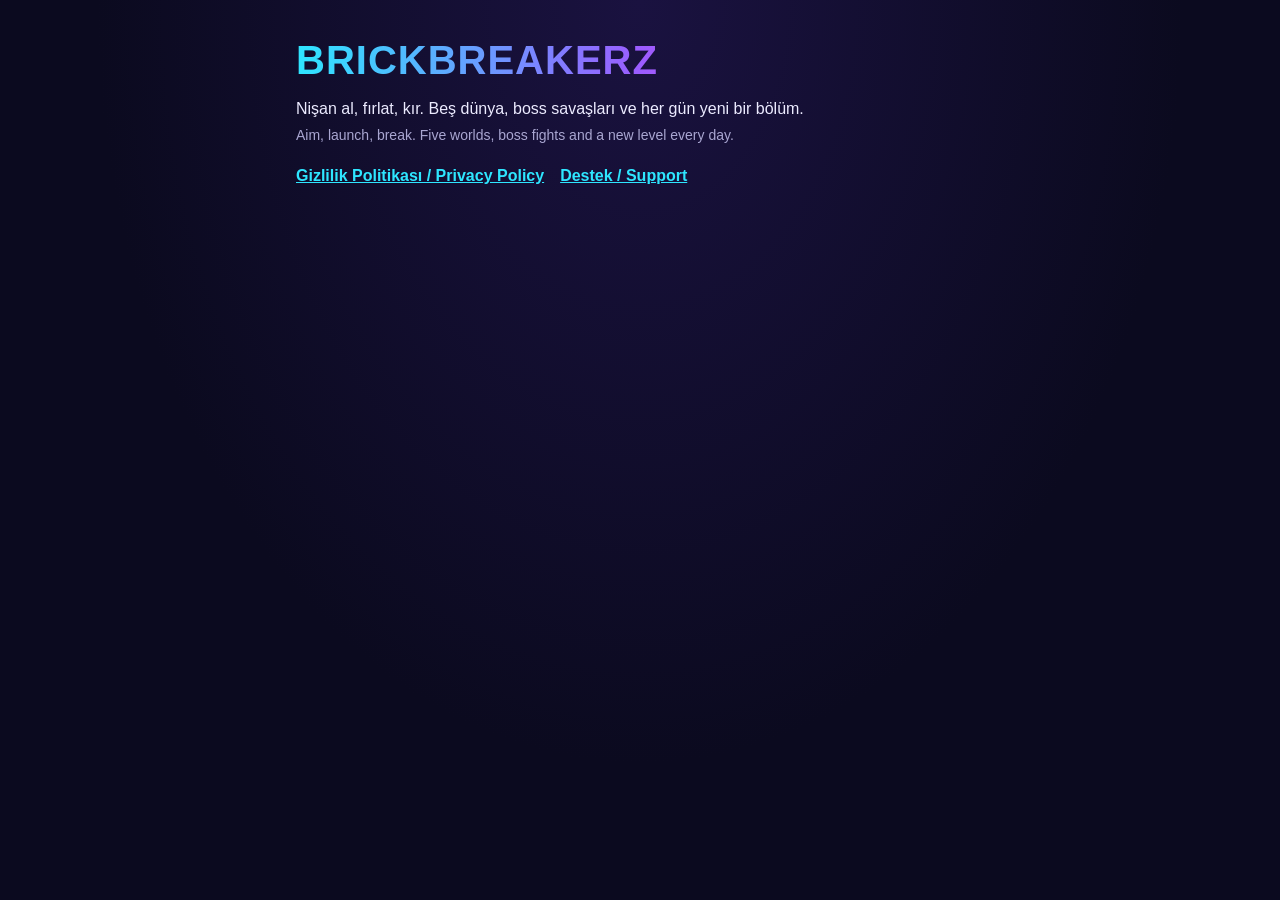
<file: index.html>
<!doctype html>
<html lang="tr">
<head>
<meta charset="utf-8">
<meta name="viewport" content="width=device-width, initial-scale=1">
<title>BrickBreakerz</title>
<link rel="stylesheet" href="style.css">
</head>
<body>
<main>
  <div class="logo">BRICKBREAKERZ</div>
  <p>Nişan al, fırlat, kır. Beş dünya, boss savaşları ve her gün yeni bir bölüm.<br>
  <span class="muted">Aim, launch, break. Five worlds, boss fights and a new level every day.</span></p>
  <nav><a href="privacy.html">Gizlilik Politikası / Privacy Policy</a><a href="support.html">Destek / Support</a></nav>
</main>
</body>
</html>
</file>
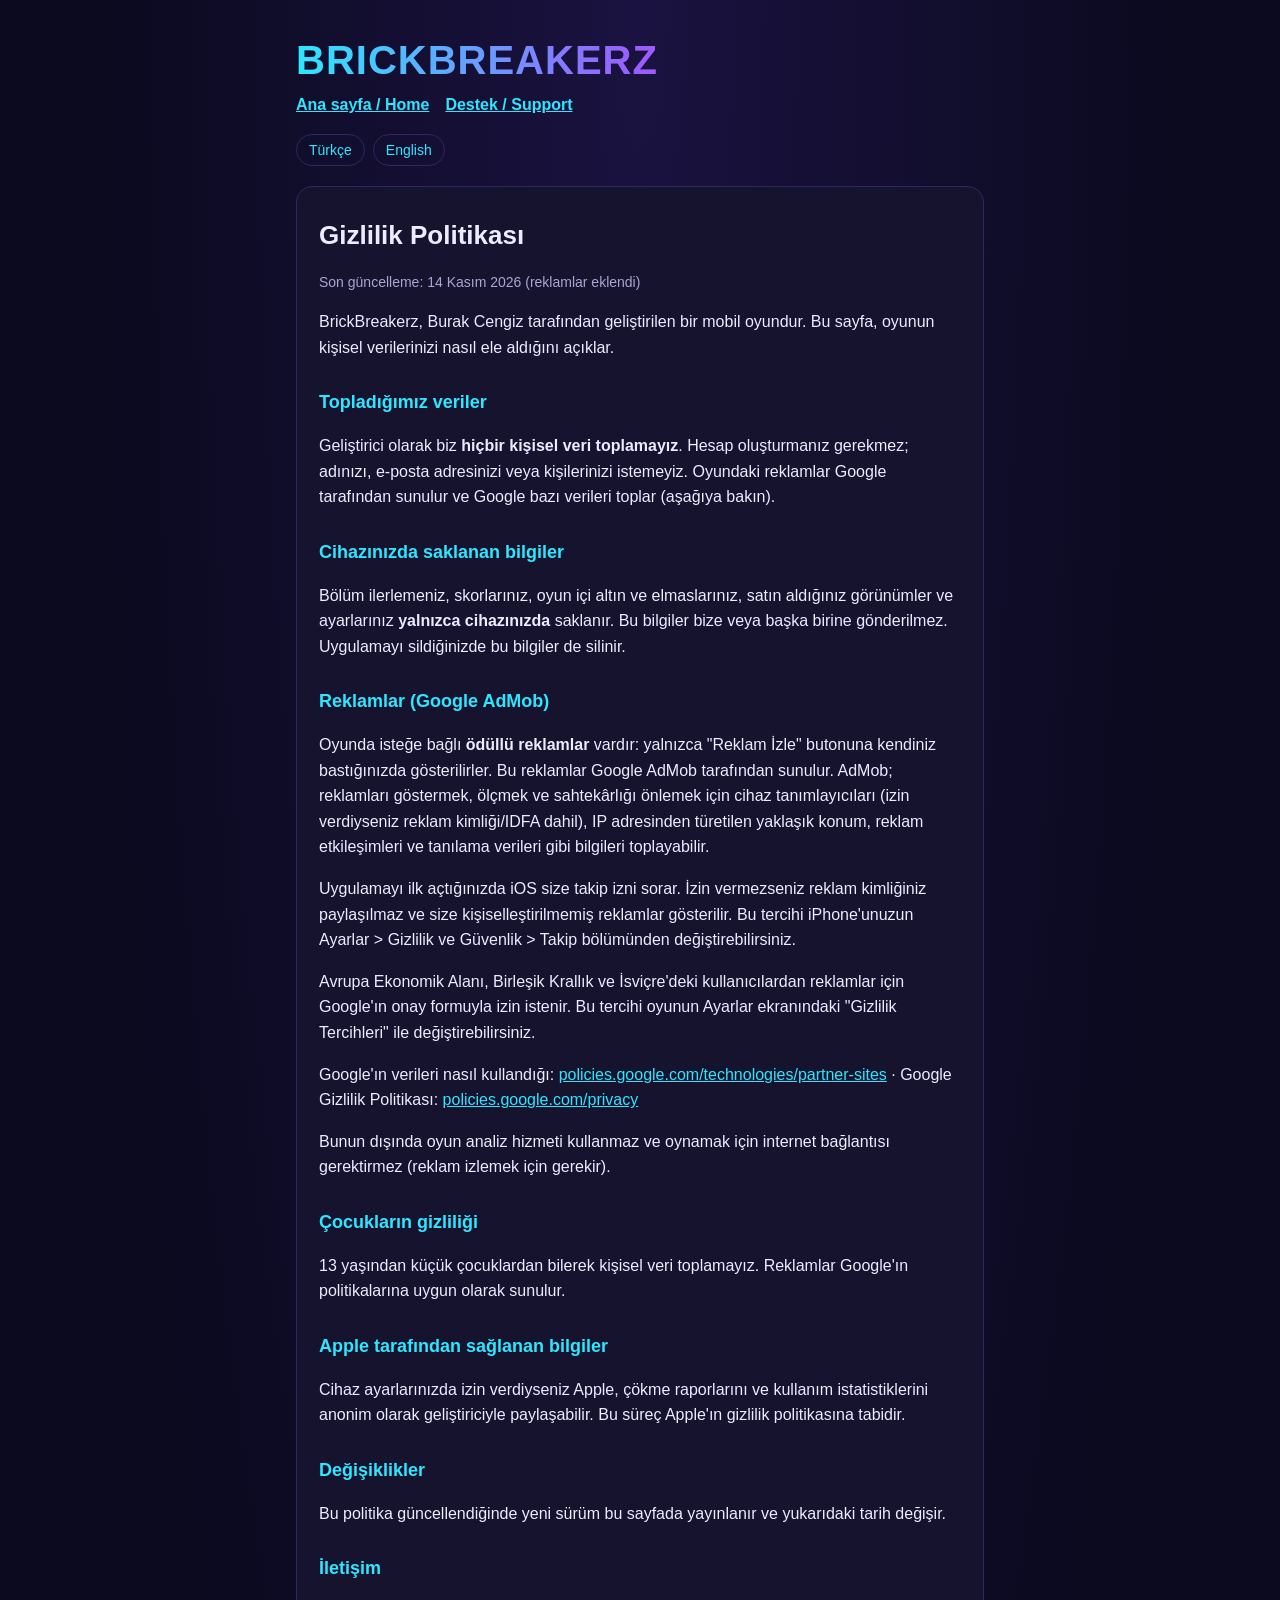
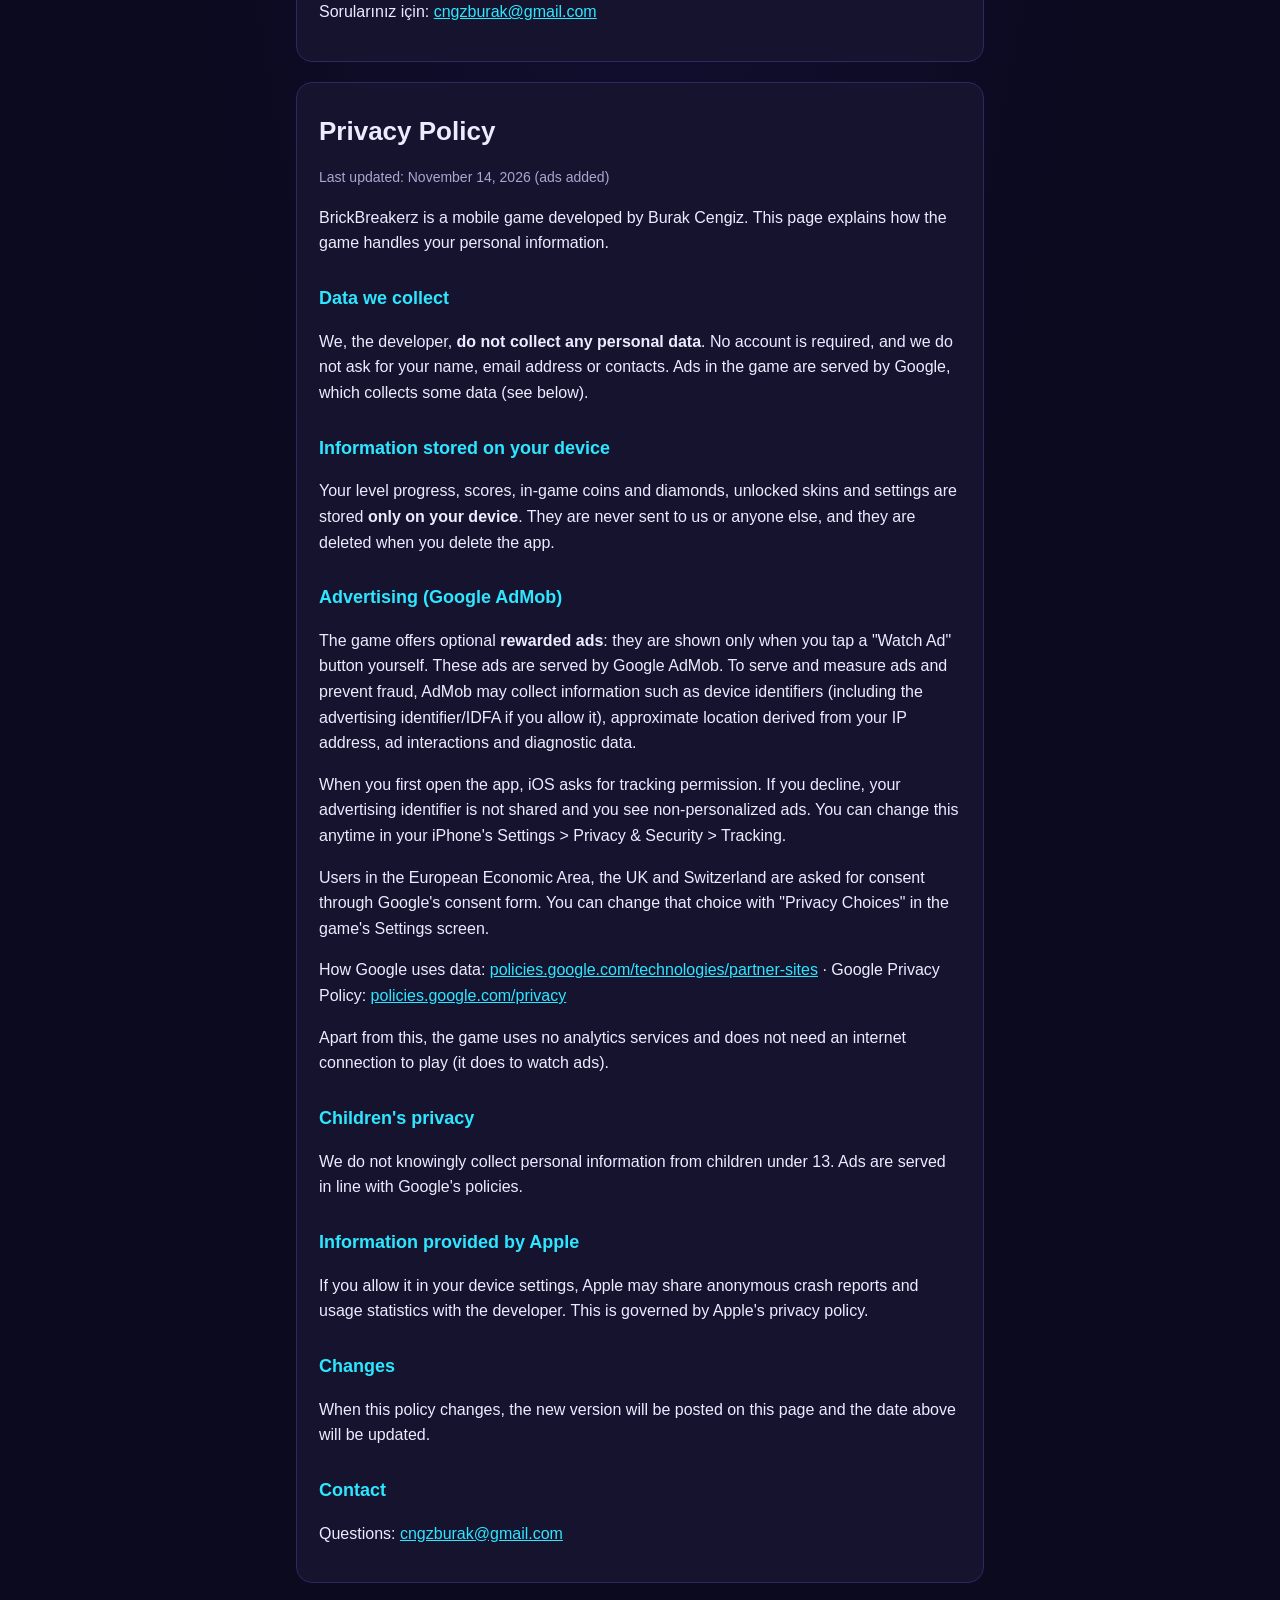
<file: privacy.html>
<!doctype html>
<html lang="tr">
<head>
<meta charset="utf-8">
<meta name="viewport" content="width=device-width, initial-scale=1">
<title>BrickBreakerz – Gizlilik Politikası / Privacy Policy</title>
<link rel="stylesheet" href="style.css">
</head>
<body>
<main>
  <div class="logo">BRICKBREAKERZ</div>
  <nav><a href="index.html">Ana sayfa / Home</a><a href="support.html">Destek / Support</a></nav>
  <div class="lang"><a href="#tr">Türkçe</a><a href="#en">English</a></div>

  <section id="tr" class="card">
    <h1>Gizlilik Politikası</h1>
    <p class="muted">Son güncelleme: 14 Kasım 2026 (reklamlar eklendi)</p>

    <p>BrickBreakerz, Burak Cengiz tarafından geliştirilen bir mobil oyundur. Bu sayfa, oyunun kişisel verilerinizi nasıl ele aldığını açıklar.</p>

    <h2>Topladığımız veriler</h2>
    <p>Geliştirici olarak biz <strong>hiçbir kişisel veri toplamayız</strong>. Hesap oluşturmanız gerekmez; adınızı, e-posta adresinizi veya kişilerinizi istemeyiz. Oyundaki reklamlar Google tarafından sunulur ve Google bazı verileri toplar (aşağıya bakın).</p>

    <h2>Cihazınızda saklanan bilgiler</h2>
    <p>Bölüm ilerlemeniz, skorlarınız, oyun içi altın ve elmaslarınız, satın aldığınız görünümler ve ayarlarınız <strong>yalnızca cihazınızda</strong> saklanır. Bu bilgiler bize veya başka birine gönderilmez. Uygulamayı sildiğinizde bu bilgiler de silinir.</p>

    <h2>Reklamlar (Google AdMob)</h2>
    <p>Oyunda isteğe bağlı <strong>ödüllü reklamlar</strong> vardır: yalnızca "Reklam İzle" butonuna kendiniz bastığınızda gösterilirler. Bu reklamlar Google AdMob tarafından sunulur. AdMob; reklamları göstermek, ölçmek ve sahtekârlığı önlemek için cihaz tanımlayıcıları (izin verdiyseniz reklam kimliği/IDFA dahil), IP adresinden türetilen yaklaşık konum, reklam etkileşimleri ve tanılama verileri gibi bilgileri toplayabilir.</p>
    <p>Uygulamayı ilk açtığınızda iOS size takip izni sorar. İzin vermezseniz reklam kimliğiniz paylaşılmaz ve size kişiselleştirilmemiş reklamlar gösterilir. Bu tercihi iPhone'unuzun Ayarlar &gt; Gizlilik ve Güvenlik &gt; Takip bölümünden değiştirebilirsiniz.</p>
    <p>Avrupa Ekonomik Alanı, Birleşik Krallık ve İsviçre'deki kullanıcılardan reklamlar için Google'ın onay formuyla izin istenir. Bu tercihi oyunun Ayarlar ekranındaki "Gizlilik Tercihleri" ile değiştirebilirsiniz.</p>
    <p>Google'ın verileri nasıl kullandığı: <a href="https://policies.google.com/technologies/partner-sites">policies.google.com/technologies/partner-sites</a> · Google Gizlilik Politikası: <a href="https://policies.google.com/privacy">policies.google.com/privacy</a></p>
    <p>Bunun dışında oyun analiz hizmeti kullanmaz ve oynamak için internet bağlantısı gerektirmez (reklam izlemek için gerekir).</p>

    <h2>Çocukların gizliliği</h2>
    <p>13 yaşından küçük çocuklardan bilerek kişisel veri toplamayız. Reklamlar Google'ın politikalarına uygun olarak sunulur.</p>

    <h2>Apple tarafından sağlanan bilgiler</h2>
    <p>Cihaz ayarlarınızda izin verdiyseniz Apple, çökme raporlarını ve kullanım istatistiklerini anonim olarak geliştiriciyle paylaşabilir. Bu süreç Apple'ın gizlilik politikasına tabidir.</p>

    <h2>Değişiklikler</h2>
    <p>Bu politika güncellendiğinde yeni sürüm bu sayfada yayınlanır ve yukarıdaki tarih değişir.</p>

    <h2>İletişim</h2>
    <p>Sorularınız için: <a href="mailto:cngzburak@gmail.com">cngzburak@gmail.com</a></p>
  </section>

  <section id="en" class="card">
    <h1>Privacy Policy</h1>
    <p class="muted">Last updated: November 14, 2026 (ads added)</p>

    <p>BrickBreakerz is a mobile game developed by Burak Cengiz. This page explains how the game handles your personal information.</p>

    <h2>Data we collect</h2>
    <p>We, the developer, <strong>do not collect any personal data</strong>. No account is required, and we do not ask for your name, email address or contacts. Ads in the game are served by Google, which collects some data (see below).</p>

    <h2>Information stored on your device</h2>
    <p>Your level progress, scores, in-game coins and diamonds, unlocked skins and settings are stored <strong>only on your device</strong>. They are never sent to us or anyone else, and they are deleted when you delete the app.</p>

    <h2>Advertising (Google AdMob)</h2>
    <p>The game offers optional <strong>rewarded ads</strong>: they are shown only when you tap a "Watch Ad" button yourself. These ads are served by Google AdMob. To serve and measure ads and prevent fraud, AdMob may collect information such as device identifiers (including the advertising identifier/IDFA if you allow it), approximate location derived from your IP address, ad interactions and diagnostic data.</p>
    <p>When you first open the app, iOS asks for tracking permission. If you decline, your advertising identifier is not shared and you see non-personalized ads. You can change this anytime in your iPhone's Settings &gt; Privacy &amp; Security &gt; Tracking.</p>
    <p>Users in the European Economic Area, the UK and Switzerland are asked for consent through Google's consent form. You can change that choice with "Privacy Choices" in the game's Settings screen.</p>
    <p>How Google uses data: <a href="https://policies.google.com/technologies/partner-sites">policies.google.com/technologies/partner-sites</a> · Google Privacy Policy: <a href="https://policies.google.com/privacy">policies.google.com/privacy</a></p>
    <p>Apart from this, the game uses no analytics services and does not need an internet connection to play (it does to watch ads).</p>

    <h2>Children's privacy</h2>
    <p>We do not knowingly collect personal information from children under 13. Ads are served in line with Google's policies.</p>

    <h2>Information provided by Apple</h2>
    <p>If you allow it in your device settings, Apple may share anonymous crash reports and usage statistics with the developer. This is governed by Apple's privacy policy.</p>

    <h2>Changes</h2>
    <p>When this policy changes, the new version will be posted on this page and the date above will be updated.</p>

    <h2>Contact</h2>
    <p>Questions: <a href="mailto:cngzburak@gmail.com">cngzburak@gmail.com</a></p>
  </section>
</main>
</body>
</html>
</file>
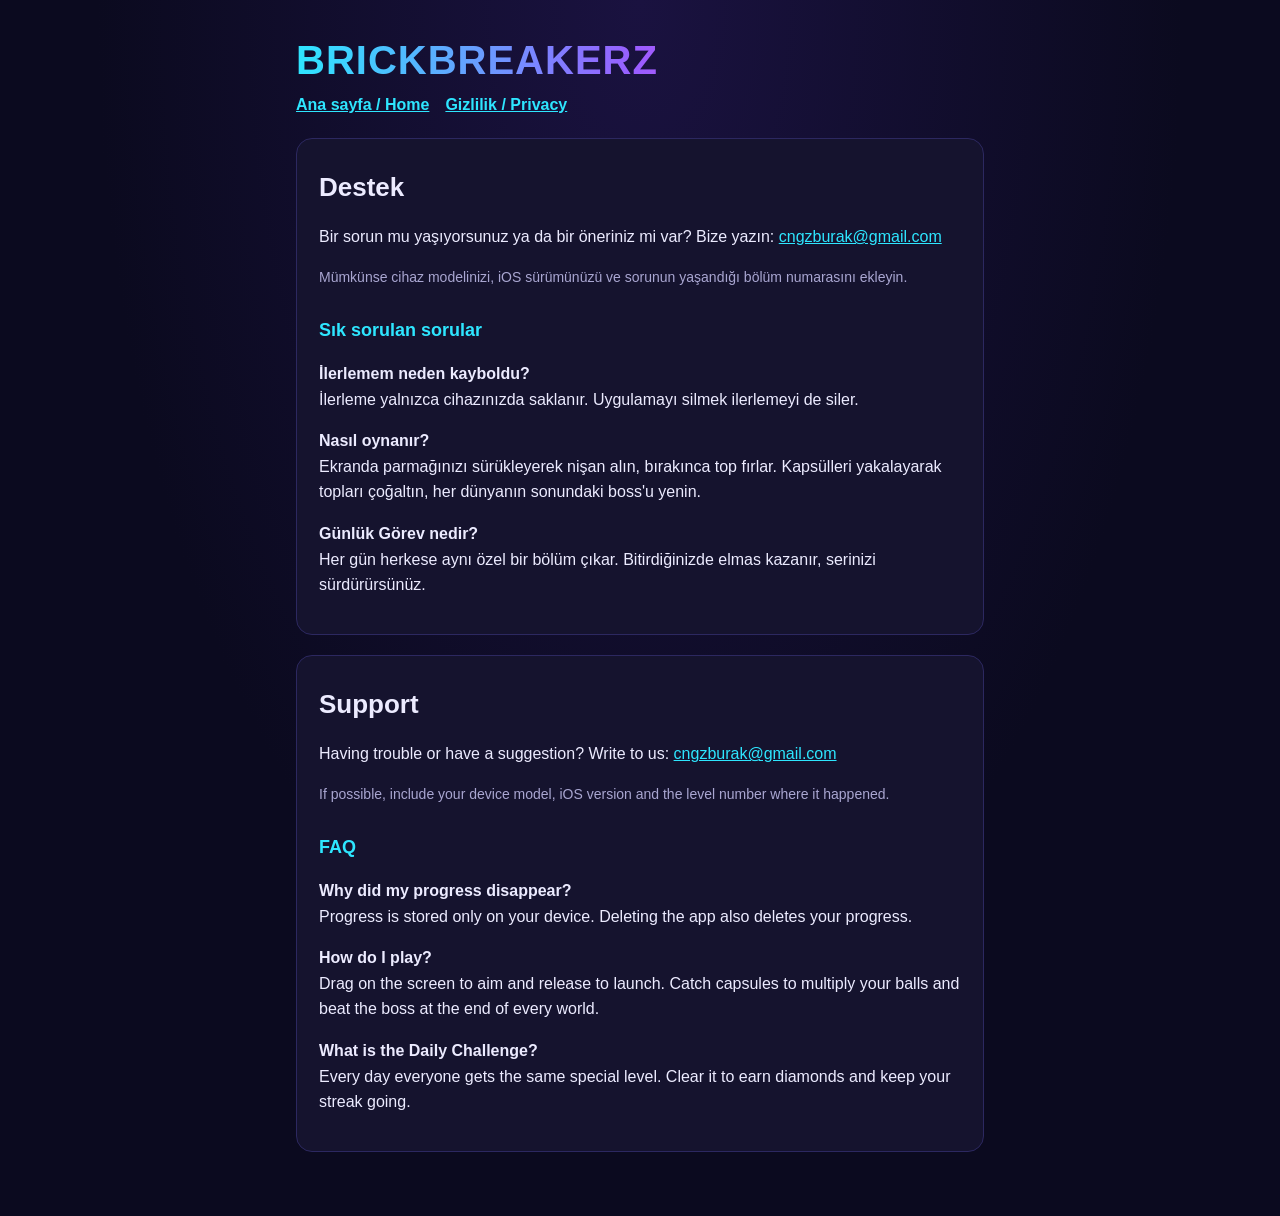
<file: support.html>
<!doctype html>
<html lang="tr">
<head>
<meta charset="utf-8">
<meta name="viewport" content="width=device-width, initial-scale=1">
<title>BrickBreakerz – Destek / Support</title>
<link rel="stylesheet" href="style.css">
</head>
<body>
<main>
  <div class="logo">BRICKBREAKERZ</div>
  <nav><a href="index.html">Ana sayfa / Home</a><a href="privacy.html">Gizlilik / Privacy</a></nav>

  <section class="card">
    <h1>Destek</h1>
    <p>Bir sorun mu yaşıyorsunuz ya da bir öneriniz mi var? Bize yazın: <a href="mailto:cngzburak@gmail.com">cngzburak@gmail.com</a></p>
    <p class="muted">Mümkünse cihaz modelinizi, iOS sürümünüzü ve sorunun yaşandığı bölüm numarasını ekleyin.</p>

    <h2>Sık sorulan sorular</h2>
    <p><strong>İlerlemem neden kayboldu?</strong><br>İlerleme yalnızca cihazınızda saklanır. Uygulamayı silmek ilerlemeyi de siler.</p>
    <p><strong>Nasıl oynanır?</strong><br>Ekranda parmağınızı sürükleyerek nişan alın, bırakınca top fırlar. Kapsülleri yakalayarak topları çoğaltın, her dünyanın sonundaki boss'u yenin.</p>
    <p><strong>Günlük Görev nedir?</strong><br>Her gün herkese aynı özel bir bölüm çıkar. Bitirdiğinizde elmas kazanır, serinizi sürdürürsünüz.</p>
  </section>

  <section class="card">
    <h1>Support</h1>
    <p>Having trouble or have a suggestion? Write to us: <a href="mailto:cngzburak@gmail.com">cngzburak@gmail.com</a></p>
    <p class="muted">If possible, include your device model, iOS version and the level number where it happened.</p>

    <h2>FAQ</h2>
    <p><strong>Why did my progress disappear?</strong><br>Progress is stored only on your device. Deleting the app also deletes your progress.</p>
    <p><strong>How do I play?</strong><br>Drag on the screen to aim and release to launch. Catch capsules to multiply your balls and beat the boss at the end of every world.</p>
    <p><strong>What is the Daily Challenge?</strong><br>Every day everyone gets the same special level. Clear it to earn diamonds and keep your streak going.</p>
  </section>
</main>
</body>
</html>
</file>
<file: style.css>
:root {
  --bg: #0b0a1f;
  --card: #15132e;
  --text: #ecebff;
  --muted: #a9a6d1;
  --accent: #2ee6ff;
  --accent2: #9b5cff;
  --border: #2c2860;
}
* { box-sizing: border-box; }
body {
  margin: 0;
  background: radial-gradient(ellipse at top, #1a1240 0%, var(--bg) 60%);
  background-color: var(--bg);
  color: var(--text);
  font: 16px/1.6 -apple-system, BlinkMacSystemFont, "Segoe UI", Roboto, sans-serif;
  min-height: 100vh;
}
main { max-width: 720px; margin: 0 auto; padding: 40px 16px 64px; }
.logo {
  font-weight: 900; font-size: 40px; line-height: 1; letter-spacing: 1px; margin: 0 0 6px;
  background: linear-gradient(90deg, var(--accent), var(--accent2), #ff5ac0);
  -webkit-background-clip: text; background-clip: text; color: transparent;
}
h1 { font-size: 26px; margin: 8px 0 4px; }
h2 { font-size: 18px; margin: 28px 0 6px; color: var(--accent); }
p, li { color: var(--text); }
.muted { color: var(--muted); font-size: 14px; }
.card { background: var(--card); border: 1px solid var(--border); border-radius: 16px; padding: 20px 22px; margin-top: 20px; }
a { color: var(--accent); }
nav { display: flex; gap: 16px; flex-wrap: wrap; margin: 12px 0 8px; font-weight: 600; }
.lang { display: flex; gap: 8px; margin-top: 16px; }
.lang a { padding: 4px 12px; border: 1px solid var(--border); border-radius: 999px; text-decoration: none; font-size: 14px; }
hr { border: 0; border-top: 1px solid var(--border); margin: 40px 0; }
</file>
